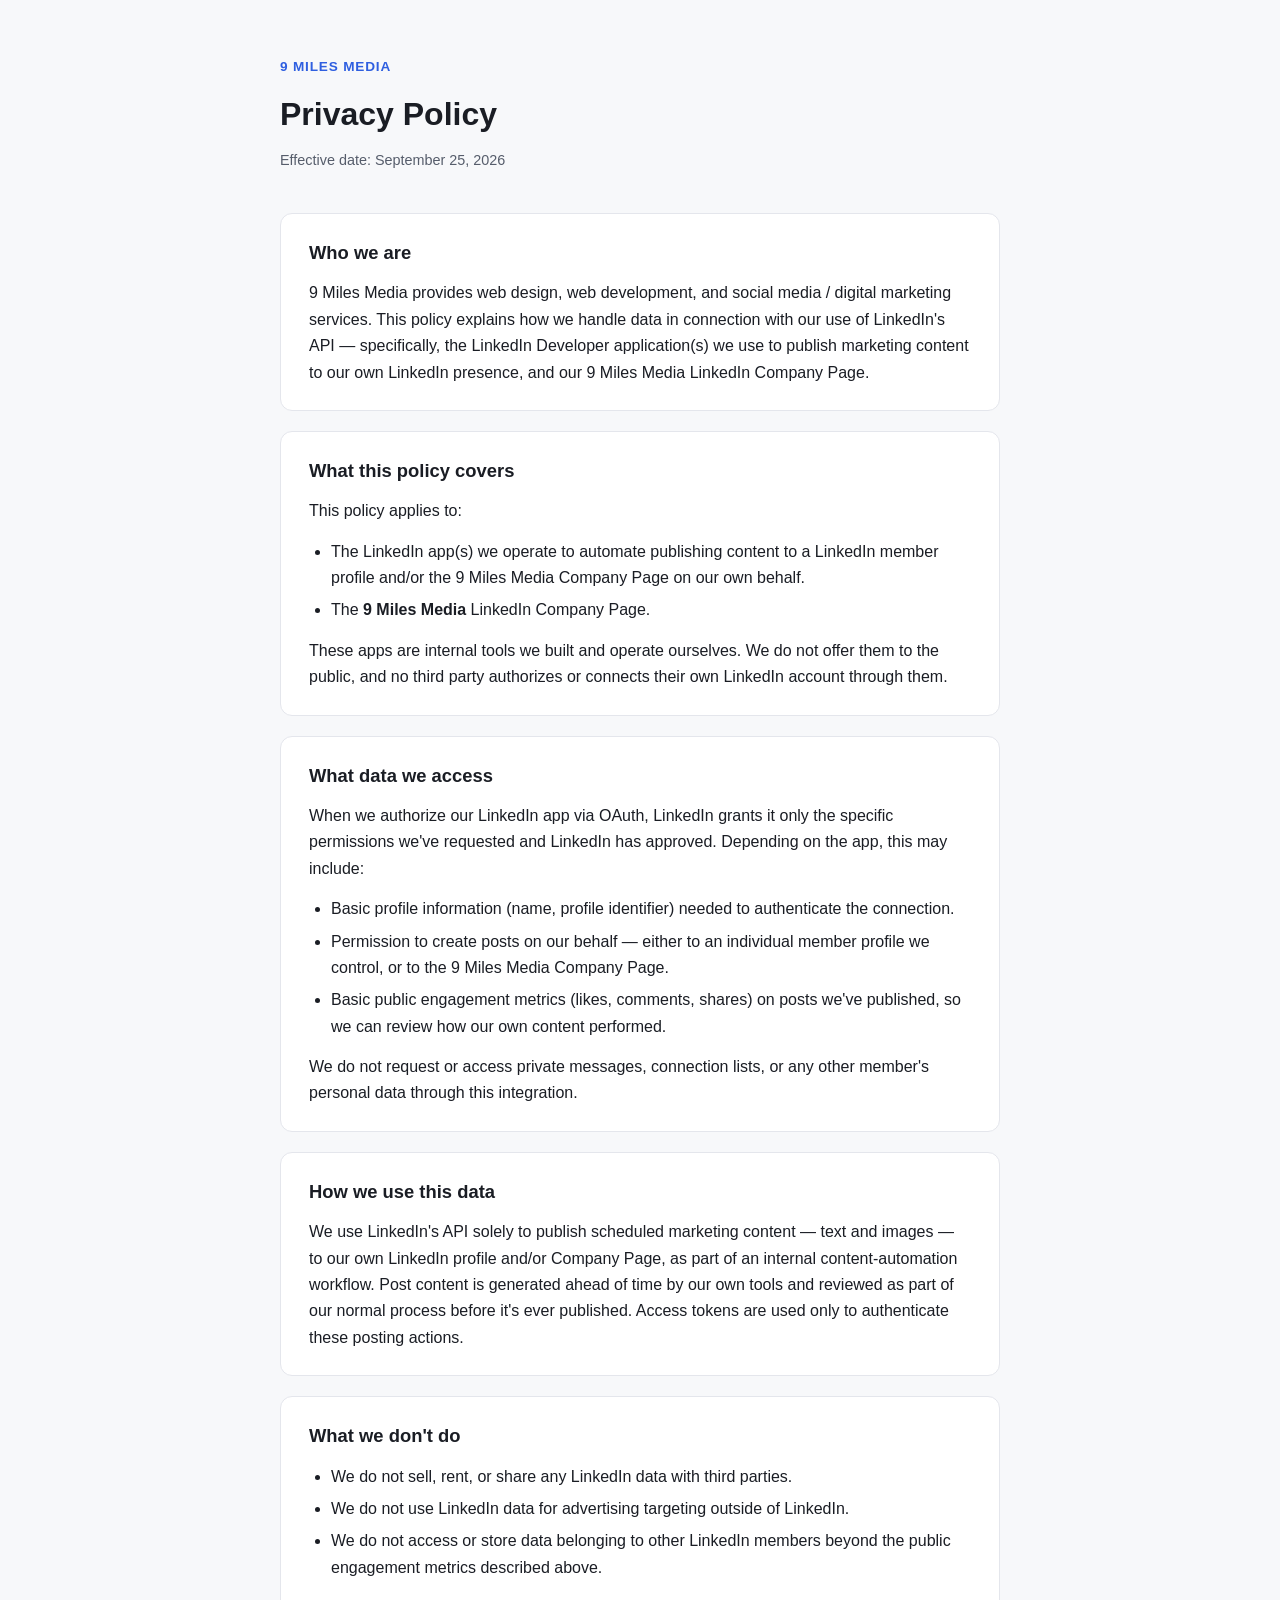
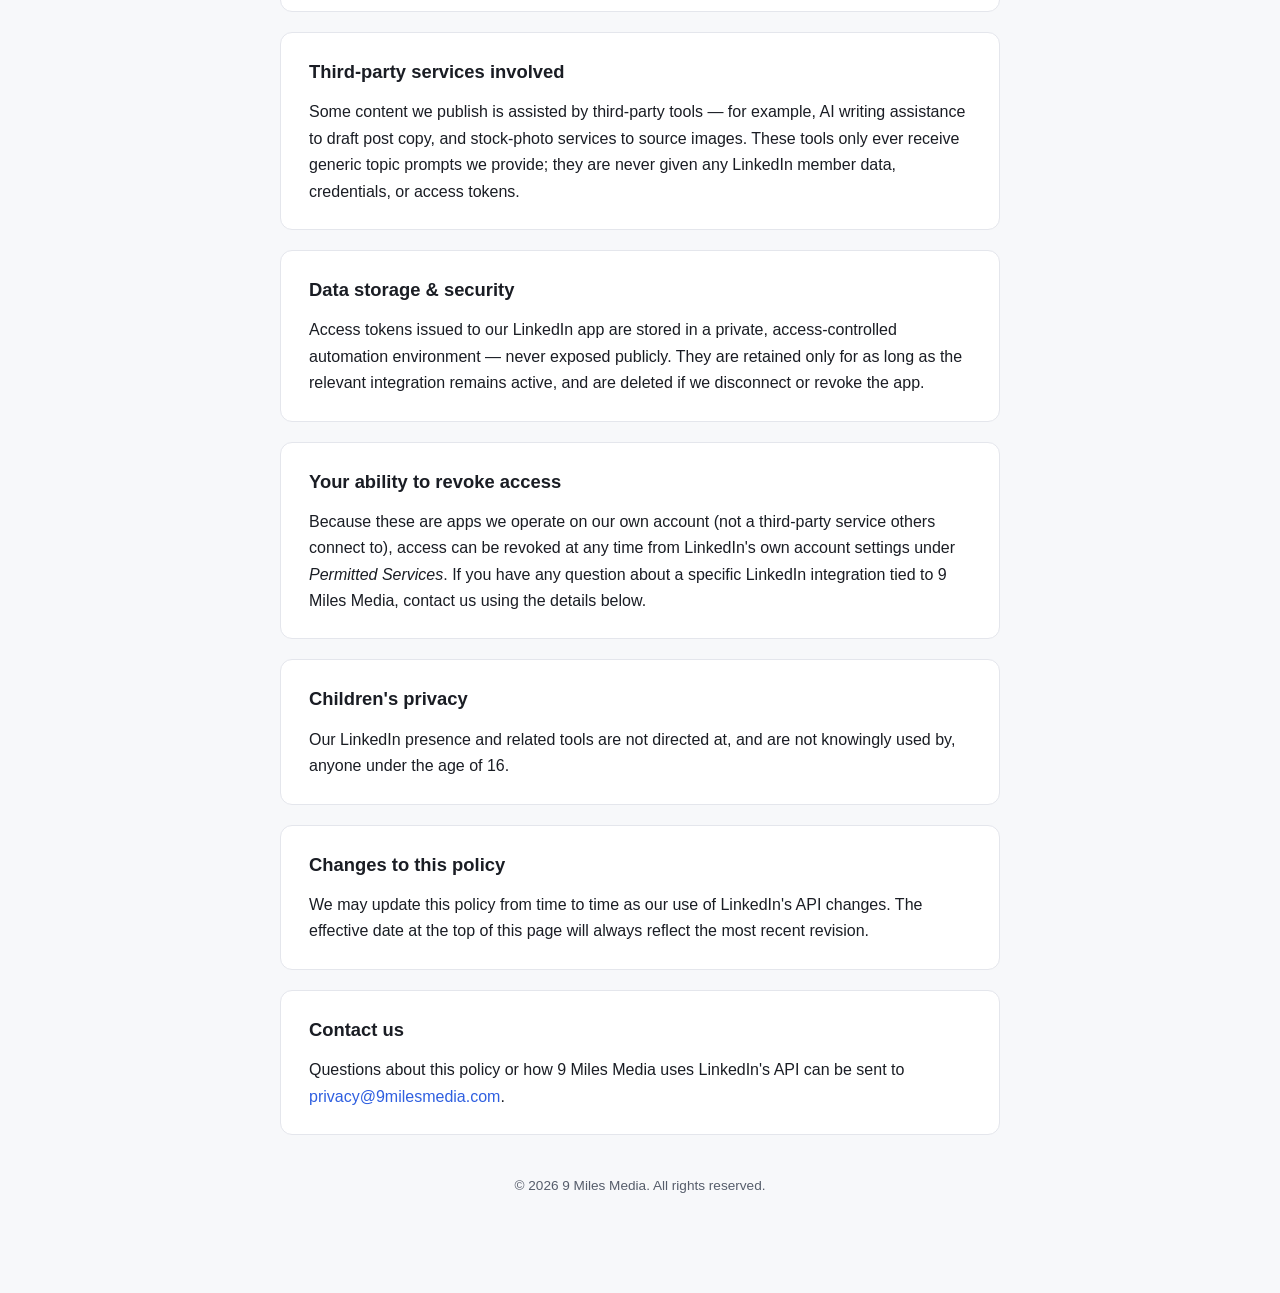
<file: 9miles-media-privacy-policy.html>
<!DOCTYPE html>
<html lang="en">
<head>
<meta charset="UTF-8">
<meta name="viewport" content="width=device-width, initial-scale=1.0">
<title>Privacy Policy — 9 Miles Media</title>
<style>
  :root {
    --bg: #0f1115;
    --card: #161923;
    --text: #e7e9ee;
    --muted: #9aa2b1;
    --accent: #5b8cff;
    --border: #262a36;
  }
  @media (prefers-color-scheme: light) {
    :root {
      --bg: #f7f8fa;
      --card: #ffffff;
      --text: #1a1d24;
      --muted: #565d6b;
      --accent: #2f5fe0;
      --border: #e4e6ec;
    }
  }
  * { box-sizing: border-box; }
  body {
    margin: 0;
    background: var(--bg);
    color: var(--text);
    font-family: -apple-system, BlinkMacSystemFont, "Segoe UI", Roboto, Helvetica, Arial, sans-serif;
    line-height: 1.65;
  }
  .wrap {
    max-width: 760px;
    margin: 0 auto;
    padding: 56px 20px 96px;
  }
  header {
    margin-bottom: 40px;
  }
  header .eyebrow {
    color: var(--accent);
    font-weight: 600;
    font-size: 0.85rem;
    letter-spacing: 0.06em;
    text-transform: uppercase;
    margin-bottom: 10px;
  }
  h1 {
    font-size: 2rem;
    margin: 0 0 8px;
  }
  .meta {
    color: var(--muted);
    font-size: 0.9rem;
  }
  section {
    background: var(--card);
    border: 1px solid var(--border);
    border-radius: 12px;
    padding: 24px 28px;
    margin-bottom: 20px;
  }
  h2 {
    font-size: 1.15rem;
    margin: 0 0 12px;
  }
  p { margin: 0 0 14px; }
  p:last-child { margin-bottom: 0; }
  ul { margin: 0 0 14px; padding-left: 22px; }
  li { margin-bottom: 6px; }
  ul:last-child { margin-bottom: 0; }
  a { color: var(--accent); text-decoration: none; }
  a:hover { text-decoration: underline; }
  strong { color: var(--text); }
  footer {
    text-align: center;
    color: var(--muted);
    font-size: 0.85rem;
    margin-top: 40px;
  }
</style>
</head>
<body>
  <div class="wrap">
    <header>
      <div class="eyebrow">9 Miles Media</div>
      <h1>Privacy Policy</h1>
      <div class="meta">Effective date: September 25, 2026</div>
    </header>

    <section>
      <h2>Who we are</h2>
      <p>9 Miles Media provides web design, web development, and social media / digital marketing services. This policy explains how we handle data in connection with our use of LinkedIn's API — specifically, the LinkedIn Developer application(s) we use to publish marketing content to our own LinkedIn presence, and our 9 Miles Media LinkedIn Company Page.</p>
    </section>

    <section>
      <h2>What this policy covers</h2>
      <p>This policy applies to:</p>
      <ul>
        <li>The LinkedIn app(s) we operate to automate publishing content to a LinkedIn member profile and/or the 9 Miles Media Company Page on our own behalf.</li>
        <li>The <strong>9 Miles Media</strong> LinkedIn Company Page.</li>
      </ul>
      <p>These apps are internal tools we built and operate ourselves. We do not offer them to the public, and no third party authorizes or connects their own LinkedIn account through them.</p>
    </section>

    <section>
      <h2>What data we access</h2>
      <p>When we authorize our LinkedIn app via OAuth, LinkedIn grants it only the specific permissions we've requested and LinkedIn has approved. Depending on the app, this may include:</p>
      <ul>
        <li>Basic profile information (name, profile identifier) needed to authenticate the connection.</li>
        <li>Permission to create posts on our behalf — either to an individual member profile we control, or to the 9 Miles Media Company Page.</li>
        <li>Basic public engagement metrics (likes, comments, shares) on posts we've published, so we can review how our own content performed.</li>
      </ul>
      <p>We do not request or access private messages, connection lists, or any other member's personal data through this integration.</p>
    </section>

    <section>
      <h2>How we use this data</h2>
      <p>We use LinkedIn's API solely to publish scheduled marketing content — text and images — to our own LinkedIn profile and/or Company Page, as part of an internal content-automation workflow. Post content is generated ahead of time by our own tools and reviewed as part of our normal process before it's ever published. Access tokens are used only to authenticate these posting actions.</p>
    </section>

    <section>
      <h2>What we don't do</h2>
      <ul>
        <li>We do not sell, rent, or share any LinkedIn data with third parties.</li>
        <li>We do not use LinkedIn data for advertising targeting outside of LinkedIn.</li>
        <li>We do not access or store data belonging to other LinkedIn members beyond the public engagement metrics described above.</li>
      </ul>
    </section>

    <section>
      <h2>Third-party services involved</h2>
      <p>Some content we publish is assisted by third-party tools — for example, AI writing assistance to draft post copy, and stock-photo services to source images. These tools only ever receive generic topic prompts we provide; they are never given any LinkedIn member data, credentials, or access tokens.</p>
    </section>

    <section>
      <h2>Data storage & security</h2>
      <p>Access tokens issued to our LinkedIn app are stored in a private, access-controlled automation environment — never exposed publicly. They are retained only for as long as the relevant integration remains active, and are deleted if we disconnect or revoke the app.</p>
    </section>

    <section>
      <h2>Your ability to revoke access</h2>
      <p>Because these are apps we operate on our own account (not a third-party service others connect to), access can be revoked at any time from LinkedIn's own account settings under <em>Permitted Services</em>. If you have any question about a specific LinkedIn integration tied to 9 Miles Media, contact us using the details below.</p>
    </section>

    <section>
      <h2>Children's privacy</h2>
      <p>Our LinkedIn presence and related tools are not directed at, and are not knowingly used by, anyone under the age of 16.</p>
    </section>

    <section>
      <h2>Changes to this policy</h2>
      <p>We may update this policy from time to time as our use of LinkedIn's API changes. The effective date at the top of this page will always reflect the most recent revision.</p>
    </section>

    <section>
      <h2>Contact us</h2>
      <p>Questions about this policy or how 9 Miles Media uses LinkedIn's API can be sent to <a href="mailto:milesmedia9@gmail.com">privacy@9milesmedia.com</a>.</p>
    </section>

    <footer>
      &copy; 2026 9 Miles Media. All rights reserved.
    </footer>
  </div>
</body>
</html>
</file>
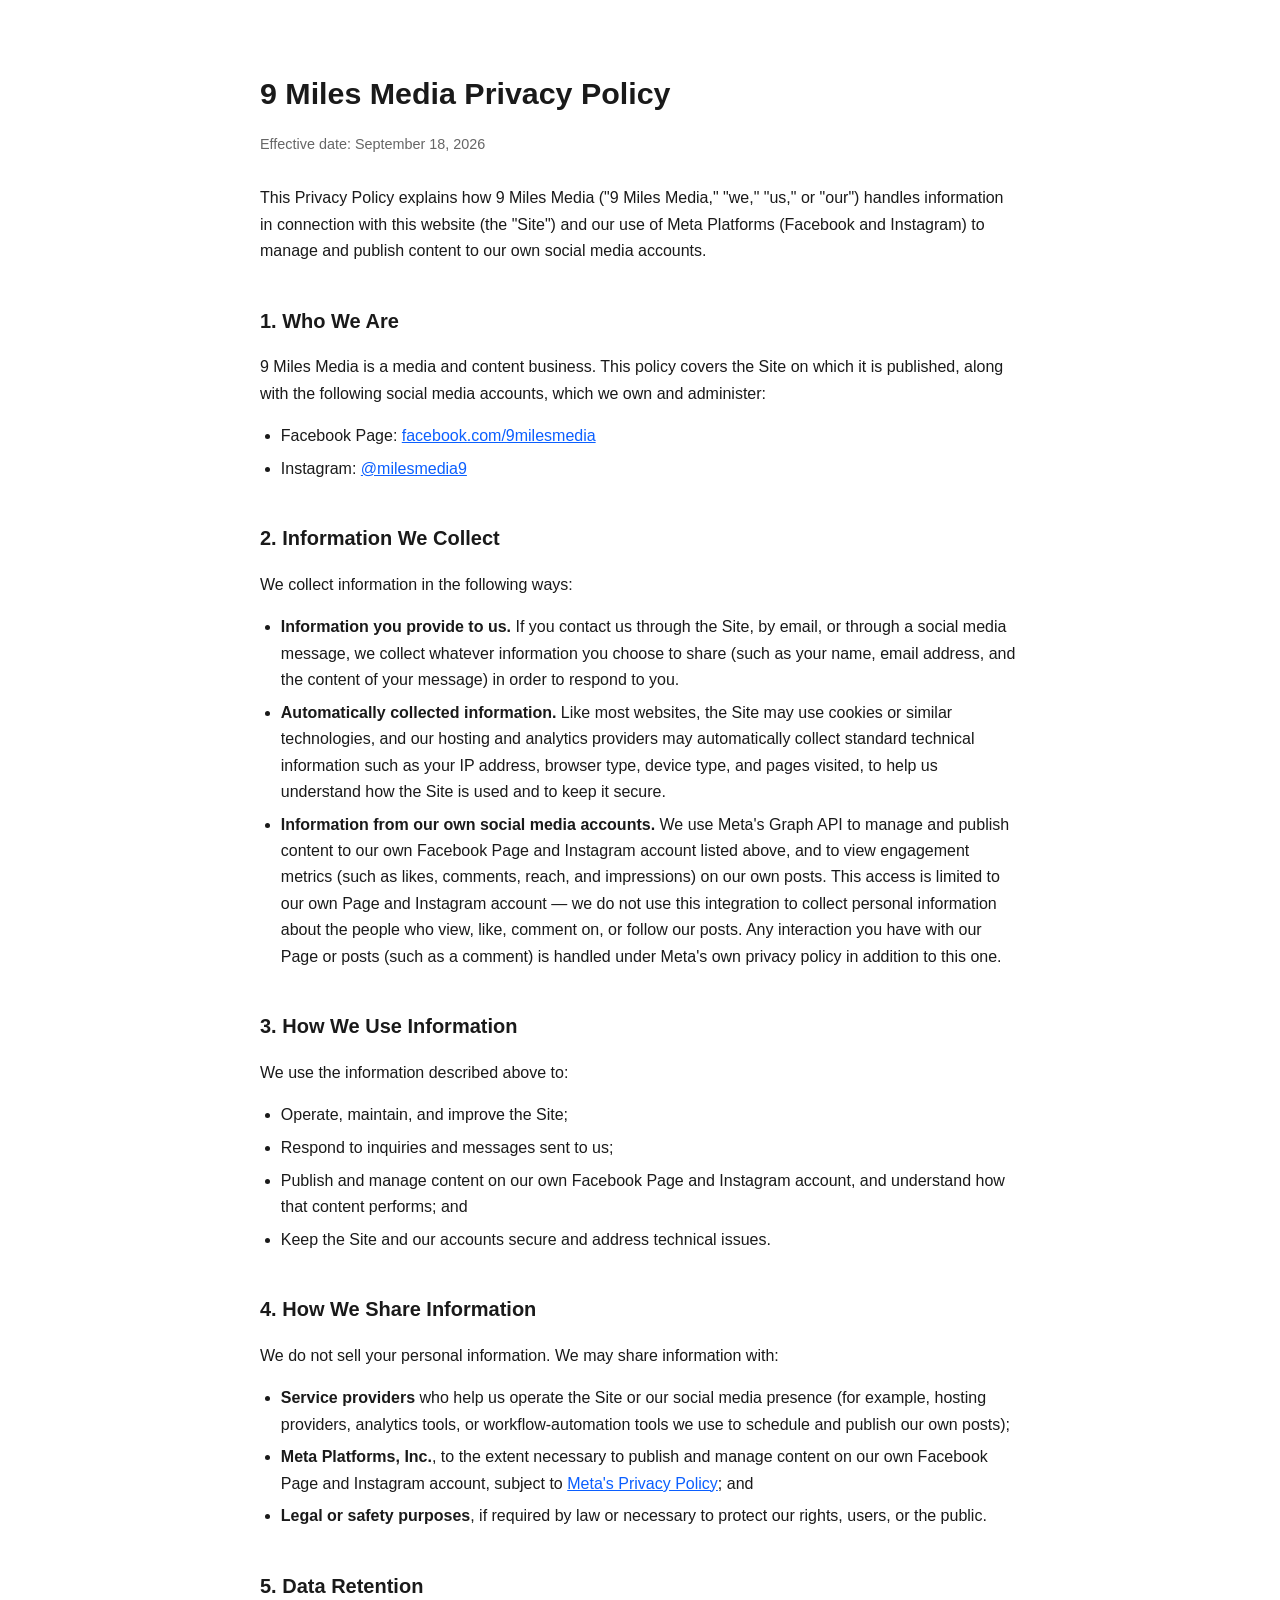
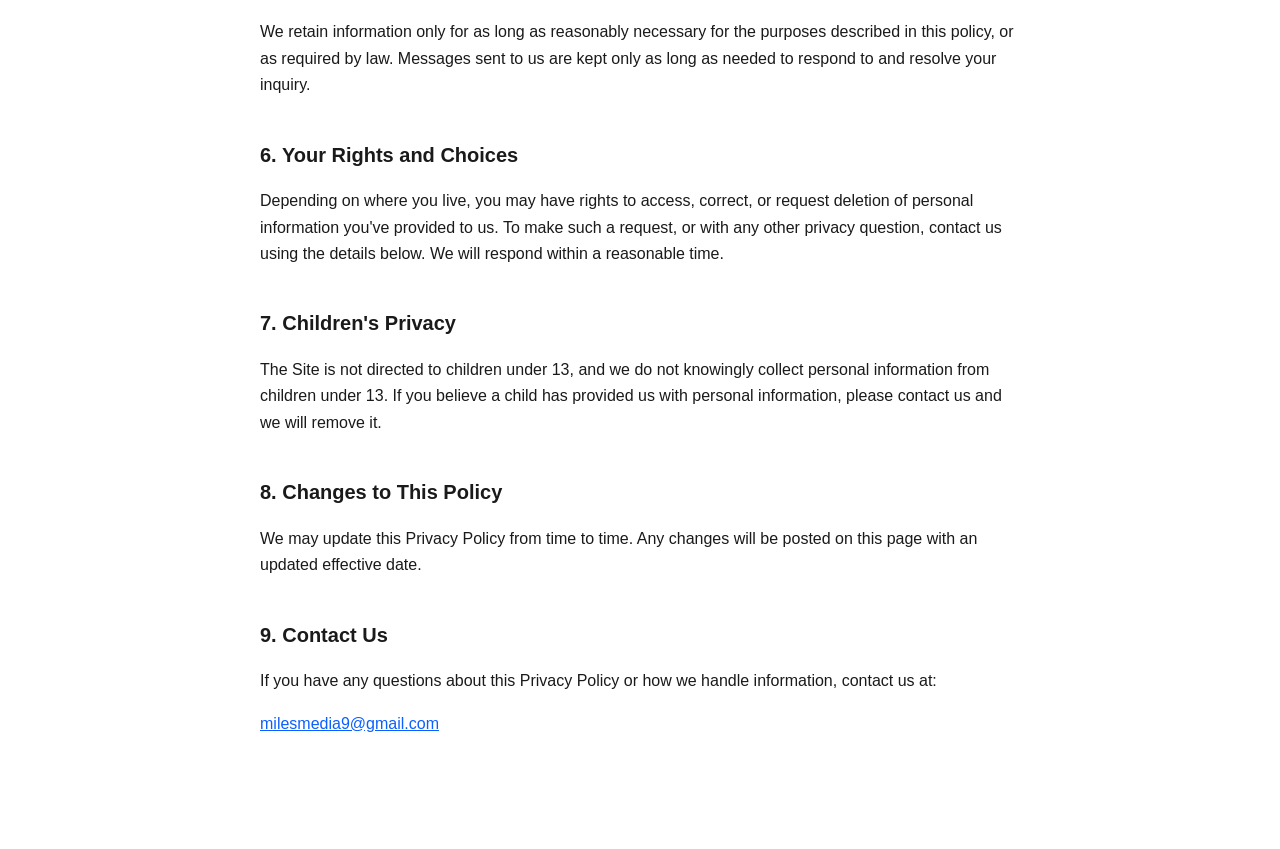
<file: privacy-policy.html>
<!DOCTYPE html>
<html lang="en">
<head>
<meta charset="UTF-8">
<meta name="viewport" content="width=device-width, initial-scale=1.0">
<title>Privacy Policy | 9 Miles Media</title>
<style>
  body {
    font-family: -apple-system, BlinkMacSystemFont, "Segoe UI", Roboto, Helvetica, Arial, sans-serif;
    max-width: 760px;
    margin: 0 auto;
    padding: 48px 24px 96px;
    line-height: 1.65;
    color: #1a1a1a;
  }
  h1 { font-size: 1.9rem; margin-bottom: 0.25em; }
  h2 { font-size: 1.25rem; margin-top: 2em; }
  .updated { color: #666; font-size: 0.9rem; margin-bottom: 2em; }
  a { color: #0b5fff; }
  ul { padding-left: 1.3em; }
  li { margin-bottom: 0.4em; }
</style>
</head>
<body>

<h1>9 Miles Media Privacy Policy</h1>
<p class="updated">Effective date: September 18, 2026</p>

<p>This Privacy Policy explains how 9 Miles Media ("9 Miles Media," "we," "us," or "our") handles information in connection with this website (the "Site") and our use of Meta Platforms (Facebook and Instagram) to manage and publish content to our own social media accounts.</p>

<h2>1. Who We Are</h2>
<p>9 Miles Media is a media and content business. This policy covers the Site on which it is published, along with the following social media accounts, which we own and administer:</p>
<ul>
  <li>Facebook Page: <a href="https://facebook.com/9milesmedia">facebook.com/9milesmedia</a></li>
  <li>Instagram: <a href="https://instagram.com/milesmedia9">@milesmedia9</a></li>
</ul>

<h2>2. Information We Collect</h2>
<p>We collect information in the following ways:</p>
<ul>
  <li><strong>Information you provide to us.</strong> If you contact us through the Site, by email, or through a social media message, we collect whatever information you choose to share (such as your name, email address, and the content of your message) in order to respond to you.</li>
  <li><strong>Automatically collected information.</strong> Like most websites, the Site may use cookies or similar technologies, and our hosting and analytics providers may automatically collect standard technical information such as your IP address, browser type, device type, and pages visited, to help us understand how the Site is used and to keep it secure.</li>
  <li><strong>Information from our own social media accounts.</strong> We use Meta's Graph API to manage and publish content to our own Facebook Page and Instagram account listed above, and to view engagement metrics (such as likes, comments, reach, and impressions) on our own posts. This access is limited to our own Page and Instagram account — we do not use this integration to collect personal information about the people who view, like, comment on, or follow our posts. Any interaction you have with our Page or posts (such as a comment) is handled under Meta's own privacy policy in addition to this one.</li>
</ul>

<h2>3. How We Use Information</h2>
<p>We use the information described above to:</p>
<ul>
  <li>Operate, maintain, and improve the Site;</li>
  <li>Respond to inquiries and messages sent to us;</li>
  <li>Publish and manage content on our own Facebook Page and Instagram account, and understand how that content performs; and</li>
  <li>Keep the Site and our accounts secure and address technical issues.</li>
</ul>

<h2>4. How We Share Information</h2>
<p>We do not sell your personal information. We may share information with:</p>
<ul>
  <li><strong>Service providers</strong> who help us operate the Site or our social media presence (for example, hosting providers, analytics tools, or workflow-automation tools we use to schedule and publish our own posts);</li>
  <li><strong>Meta Platforms, Inc.</strong>, to the extent necessary to publish and manage content on our own Facebook Page and Instagram account, subject to <a href="https://www.facebook.com/privacy/policy/">Meta's Privacy Policy</a>; and</li>
  <li><strong>Legal or safety purposes</strong>, if required by law or necessary to protect our rights, users, or the public.</li>
</ul>

<h2>5. Data Retention</h2>
<p>We retain information only for as long as reasonably necessary for the purposes described in this policy, or as required by law. Messages sent to us are kept only as long as needed to respond to and resolve your inquiry.</p>

<h2>6. Your Rights and Choices</h2>
<p>Depending on where you live, you may have rights to access, correct, or request deletion of personal information you've provided to us. To make such a request, or with any other privacy question, contact us using the details below. We will respond within a reasonable time.</p>

<h2>7. Children's Privacy</h2>
<p>The Site is not directed to children under 13, and we do not knowingly collect personal information from children under 13. If you believe a child has provided us with personal information, please contact us and we will remove it.</p>

<h2>8. Changes to This Policy</h2>
<p>We may update this Privacy Policy from time to time. Any changes will be posted on this page with an updated effective date.</p>

<h2>9. Contact Us</h2>
<p>If you have any questions about this Privacy Policy or how we handle information, contact us at:</p>
<p><a href="mailto:milesmedia9@gmail.com">milesmedia9@gmail.com</a></p>

</body>
</html>
</file>
